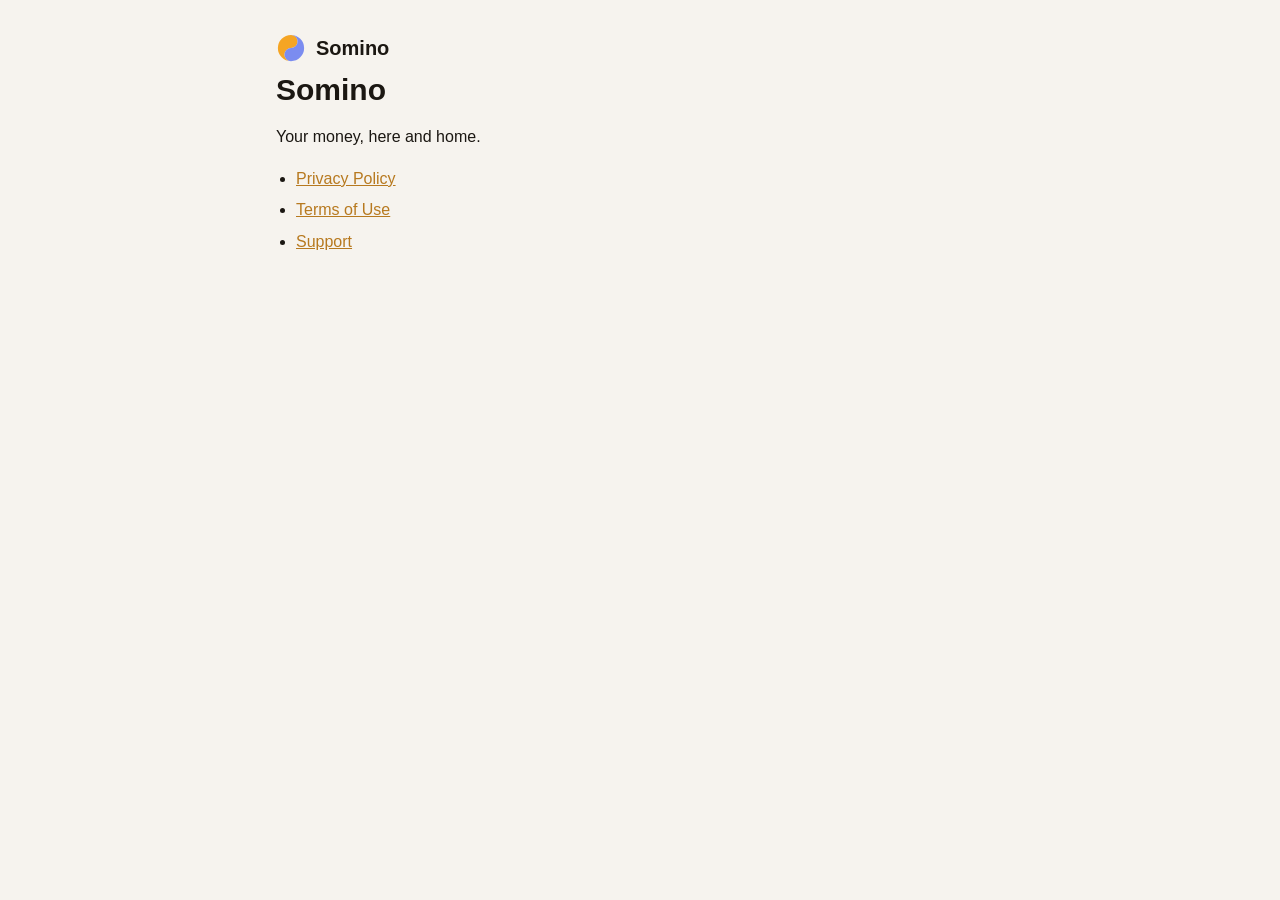
<file: index.html>
<!doctype html>
<html lang="en"><head><meta charset="utf-8"><meta name="viewport" content="width=device-width, initial-scale=1"><title>Somino</title><link rel="stylesheet" href="style.css"></head>
<body><main><div class="brand"><svg viewBox="0 0 64 64" aria-hidden="true"><path d="M32 4a28 28 0 1 0 0 56 14 14 0 0 1 0-28 14 14 0 0 0 0-28z" fill="#F5A524"/><path d="M32 4a14 14 0 0 1 0 28 14 14 0 0 0 0 28A28 28 0 0 0 32 4z" fill="#7B8CF0"/></svg>Somino</div>
<h1>Somino</h1><p>Your money, here and home.</p>
<ul><li><a href="privacy/">Privacy Policy</a></li><li><a href="terms/">Terms of Use</a></li><li><a href="support/">Support</a></li></ul>
</main></body></html>
</file>
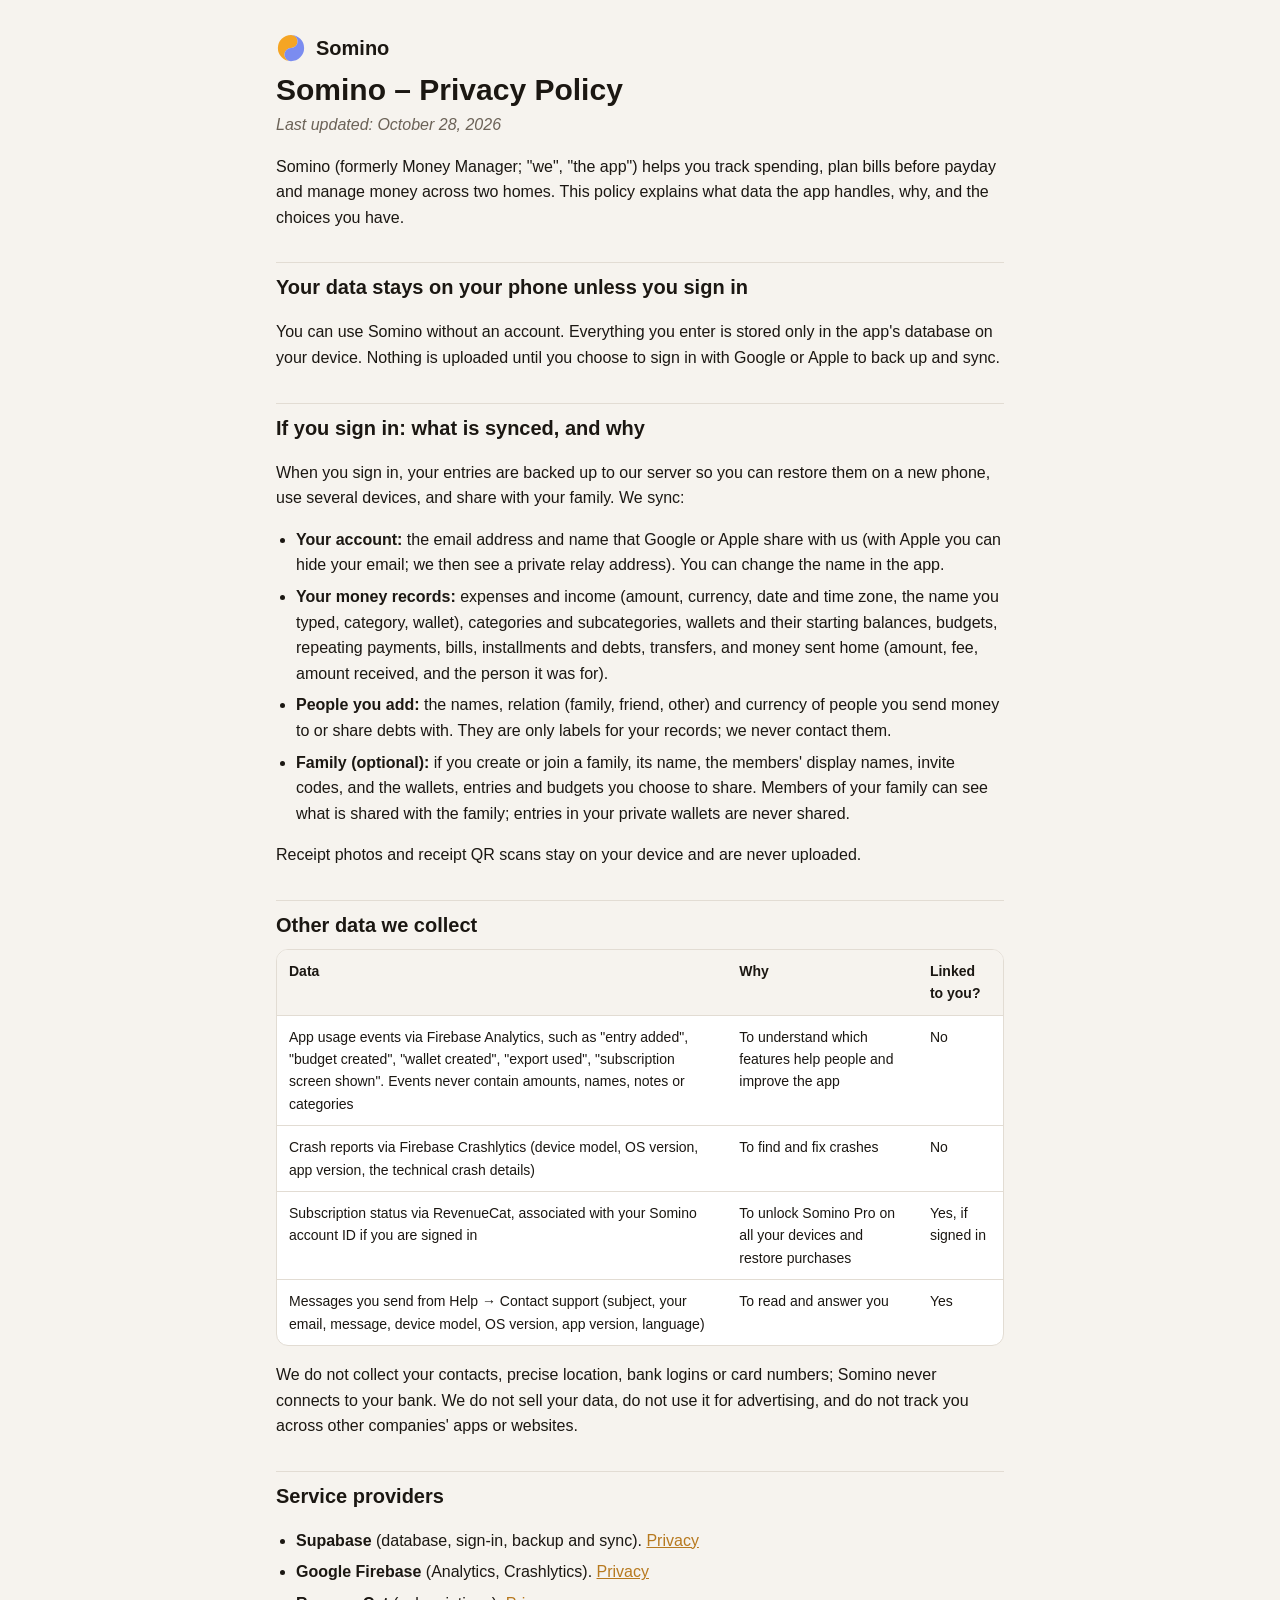
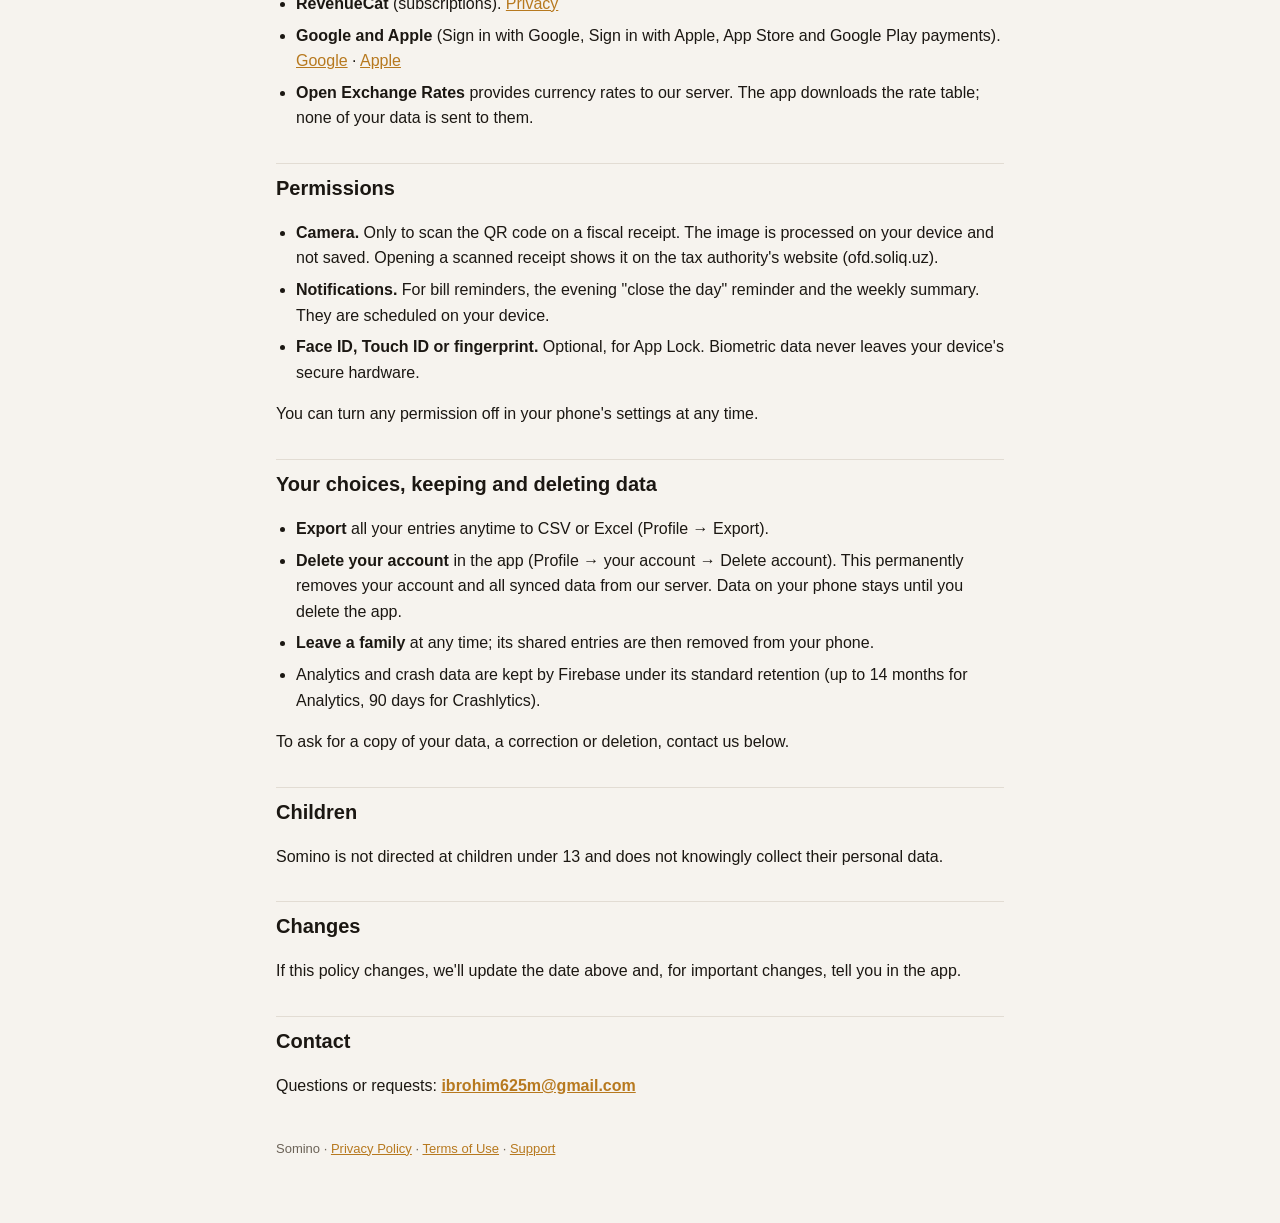
<file: privacy/index.html>
<!doctype html>
<html lang="en">
<head>
<meta charset="utf-8">
<meta name="viewport" content="width=device-width, initial-scale=1">
<title>Somino Privacy Policy</title>
<meta name="description" content="How Somino handles your money data: on your phone first, synced only if you sign in, never sold.">
<link rel="stylesheet" href="../style.css">
</head>
<body>
<main>
<div class="brand"><svg viewBox="0 0 64 64" aria-hidden="true"><path d="M32 4a28 28 0 1 0 0 56 14 14 0 0 1 0-28 14 14 0 0 0 0-28z" fill="#F5A524"/><path d="M32 4a14 14 0 0 1 0 28 14 14 0 0 0 0 28A28 28 0 0 0 32 4z" fill="#7B8CF0"/></svg>Somino</div>
<h1>Somino – Privacy Policy</h1>
<p class="updated"><em>Last updated: October 28, 2026</em></p>
<p>Somino (formerly Money Manager; "we", "the app") helps you track spending, plan bills before payday and manage money across two homes. This policy explains what data the app handles, why, and the choices you have.</p>

<h2>Your data stays on your phone unless you sign in</h2>
<p>You can use Somino without an account. Everything you enter is stored only in the app's database on your device. Nothing is uploaded until you choose to sign in with Google or Apple to back up and sync.</p>

<h2>If you sign in: what is synced, and why</h2>
<p>When you sign in, your entries are backed up to our server so you can restore them on a new phone, use several devices, and share with your family. We sync:</p>
<ul>
<li><strong>Your account:</strong> the email address and name that Google or Apple share with us (with Apple you can hide your email; we then see a private relay address). You can change the name in the app.</li>
<li><strong>Your money records:</strong> expenses and income (amount, currency, date and time zone, the name you typed, category, wallet), categories and subcategories, wallets and their starting balances, budgets, repeating payments, bills, installments and debts, transfers, and money sent home (amount, fee, amount received, and the person it was for).</li>
<li><strong>People you add:</strong> the names, relation (family, friend, other) and currency of people you send money to or share debts with. They are only labels for your records; we never contact them.</li>
<li><strong>Family (optional):</strong> if you create or join a family, its name, the members' display names, invite codes, and the wallets, entries and budgets you choose to share. Members of your family can see what is shared with the family; entries in your private wallets are never shared.</li>
</ul>
<p>Receipt photos and receipt QR scans stay on your device and are never uploaded.</p>

<h2>Other data we collect</h2>
<div class="table"><table><thead><tr><th>Data</th><th>Why</th><th>Linked to you?</th></tr></thead><tbody>
<tr><td>App usage events via Firebase Analytics, such as "entry added", "budget created", "wallet created", "export used", "subscription screen shown". Events never contain amounts, names, notes or categories</td><td>To understand which features help people and improve the app</td><td>No</td></tr>
<tr><td>Crash reports via Firebase Crashlytics (device model, OS version, app version, the technical crash details)</td><td>To find and fix crashes</td><td>No</td></tr>
<tr><td>Subscription status via RevenueCat, associated with your Somino account ID if you are signed in</td><td>To unlock Somino Pro on all your devices and restore purchases</td><td>Yes, if signed in</td></tr>
<tr><td>Messages you send from Help → Contact support (subject, your email, message, device model, OS version, app version, language)</td><td>To read and answer you</td><td>Yes</td></tr>
</tbody></table></div>
<p>We do not collect your contacts, precise location, bank logins or card numbers; Somino never connects to your bank. We do not sell your data, do not use it for advertising, and do not track you across other companies' apps or websites.</p>

<h2>Service providers</h2>
<ul>
<li><strong>Supabase</strong> (database, sign-in, backup and sync). <a href="https://supabase.com/privacy" rel="noopener">Privacy</a></li>
<li><strong>Google Firebase</strong> (Analytics, Crashlytics). <a href="https://firebase.google.com/support/privacy" rel="noopener">Privacy</a></li>
<li><strong>RevenueCat</strong> (subscriptions). <a href="https://www.revenuecat.com/privacy" rel="noopener">Privacy</a></li>
<li><strong>Google and Apple</strong> (Sign in with Google, Sign in with Apple, App Store and Google Play payments). <a href="https://policies.google.com/privacy" rel="noopener">Google</a> · <a href="https://www.apple.com/legal/privacy/" rel="noopener">Apple</a></li>
<li><strong>Open Exchange Rates</strong> provides currency rates to our server. The app downloads the rate table; none of your data is sent to them.</li>
</ul>

<h2>Permissions</h2>
<ul>
<li><strong>Camera.</strong> Only to scan the QR code on a fiscal receipt. The image is processed on your device and not saved. Opening a scanned receipt shows it on the tax authority's website (ofd.soliq.uz).</li>
<li><strong>Notifications.</strong> For bill reminders, the evening "close the day" reminder and the weekly summary. They are scheduled on your device.</li>
<li><strong>Face ID, Touch ID or fingerprint.</strong> Optional, for App Lock. Biometric data never leaves your device's secure hardware.</li>
</ul>
<p>You can turn any permission off in your phone's settings at any time.</p>

<h2>Your choices, keeping and deleting data</h2>
<ul>
<li><strong>Export</strong> all your entries anytime to CSV or Excel (Profile → Export).</li>
<li><strong>Delete your account</strong> in the app (Profile → your account → Delete account). This permanently removes your account and all synced data from our server. Data on your phone stays until you delete the app.</li>
<li><strong>Leave a family</strong> at any time; its shared entries are then removed from your phone.</li>
<li>Analytics and crash data are kept by Firebase under its standard retention (up to 14 months for Analytics, 90 days for Crashlytics).</li>
</ul>
<p>To ask for a copy of your data, a correction or deletion, contact us below.</p>

<h2>Children</h2>
<p>Somino is not directed at children under 13 and does not knowingly collect their personal data.</p>

<h2>Changes</h2>
<p>If this policy changes, we'll update the date above and, for important changes, tell you in the app.</p>

<h2>Contact</h2>
<p>Questions or requests: <strong><a href="mailto:ibrohim625m@gmail.com?subject=Somino%20privacy">ibrohim625m@gmail.com</a></strong></p>
<footer>Somino · <a href="../privacy/">Privacy Policy</a> · <a href="../terms/">Terms of Use</a> · <a href="../support/">Support</a></footer>
</main>
</body>
</html>
</file>
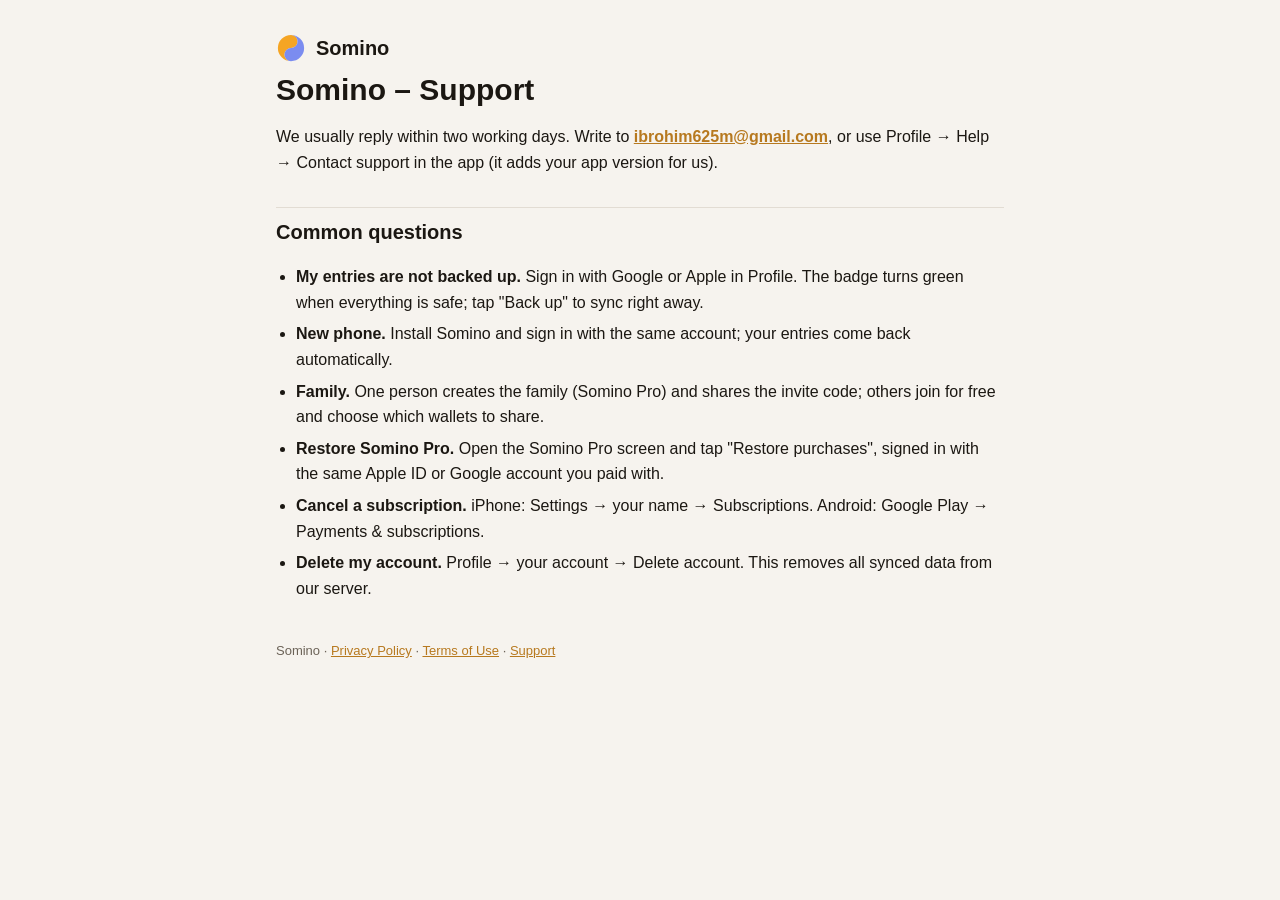
<file: support/index.html>
<!doctype html>
<html lang="en">
<head>
<meta charset="utf-8">
<meta name="viewport" content="width=device-width, initial-scale=1">
<title>Somino Support</title>
<meta name="description" content="Help with Somino: backup, family, subscriptions and contact.">
<link rel="stylesheet" href="../style.css">
</head>
<body>
<main>
<div class="brand"><svg viewBox="0 0 64 64" aria-hidden="true"><path d="M32 4a28 28 0 1 0 0 56 14 14 0 0 1 0-28 14 14 0 0 0 0-28z" fill="#F5A524"/><path d="M32 4a14 14 0 0 1 0 28 14 14 0 0 0 0 28A28 28 0 0 0 32 4z" fill="#7B8CF0"/></svg>Somino</div>
<h1>Somino – Support</h1>
<p>We usually reply within two working days. Write to <strong><a href="mailto:ibrohim625m@gmail.com?subject=Somino%20support">ibrohim625m@gmail.com</a></strong>, or use Profile → Help → Contact support in the app (it adds your app version for us).</p>
<h2>Common questions</h2>
<ul>
<li><strong>My entries are not backed up.</strong> Sign in with Google or Apple in Profile. The badge turns green when everything is safe; tap "Back up" to sync right away.</li>
<li><strong>New phone.</strong> Install Somino and sign in with the same account; your entries come back automatically.</li>
<li><strong>Family.</strong> One person creates the family (Somino Pro) and shares the invite code; others join for free and choose which wallets to share.</li>
<li><strong>Restore Somino Pro.</strong> Open the Somino Pro screen and tap "Restore purchases", signed in with the same Apple ID or Google account you paid with.</li>
<li><strong>Cancel a subscription.</strong> iPhone: Settings → your name → Subscriptions. Android: Google Play → Payments &amp; subscriptions.</li>
<li><strong>Delete my account.</strong> Profile → your account → Delete account. This removes all synced data from our server.</li>
</ul>
<footer>Somino · <a href="../privacy/">Privacy Policy</a> · <a href="../terms/">Terms of Use</a> · <a href="../support/">Support</a></footer>
</main>
</body>
</html>
</file>
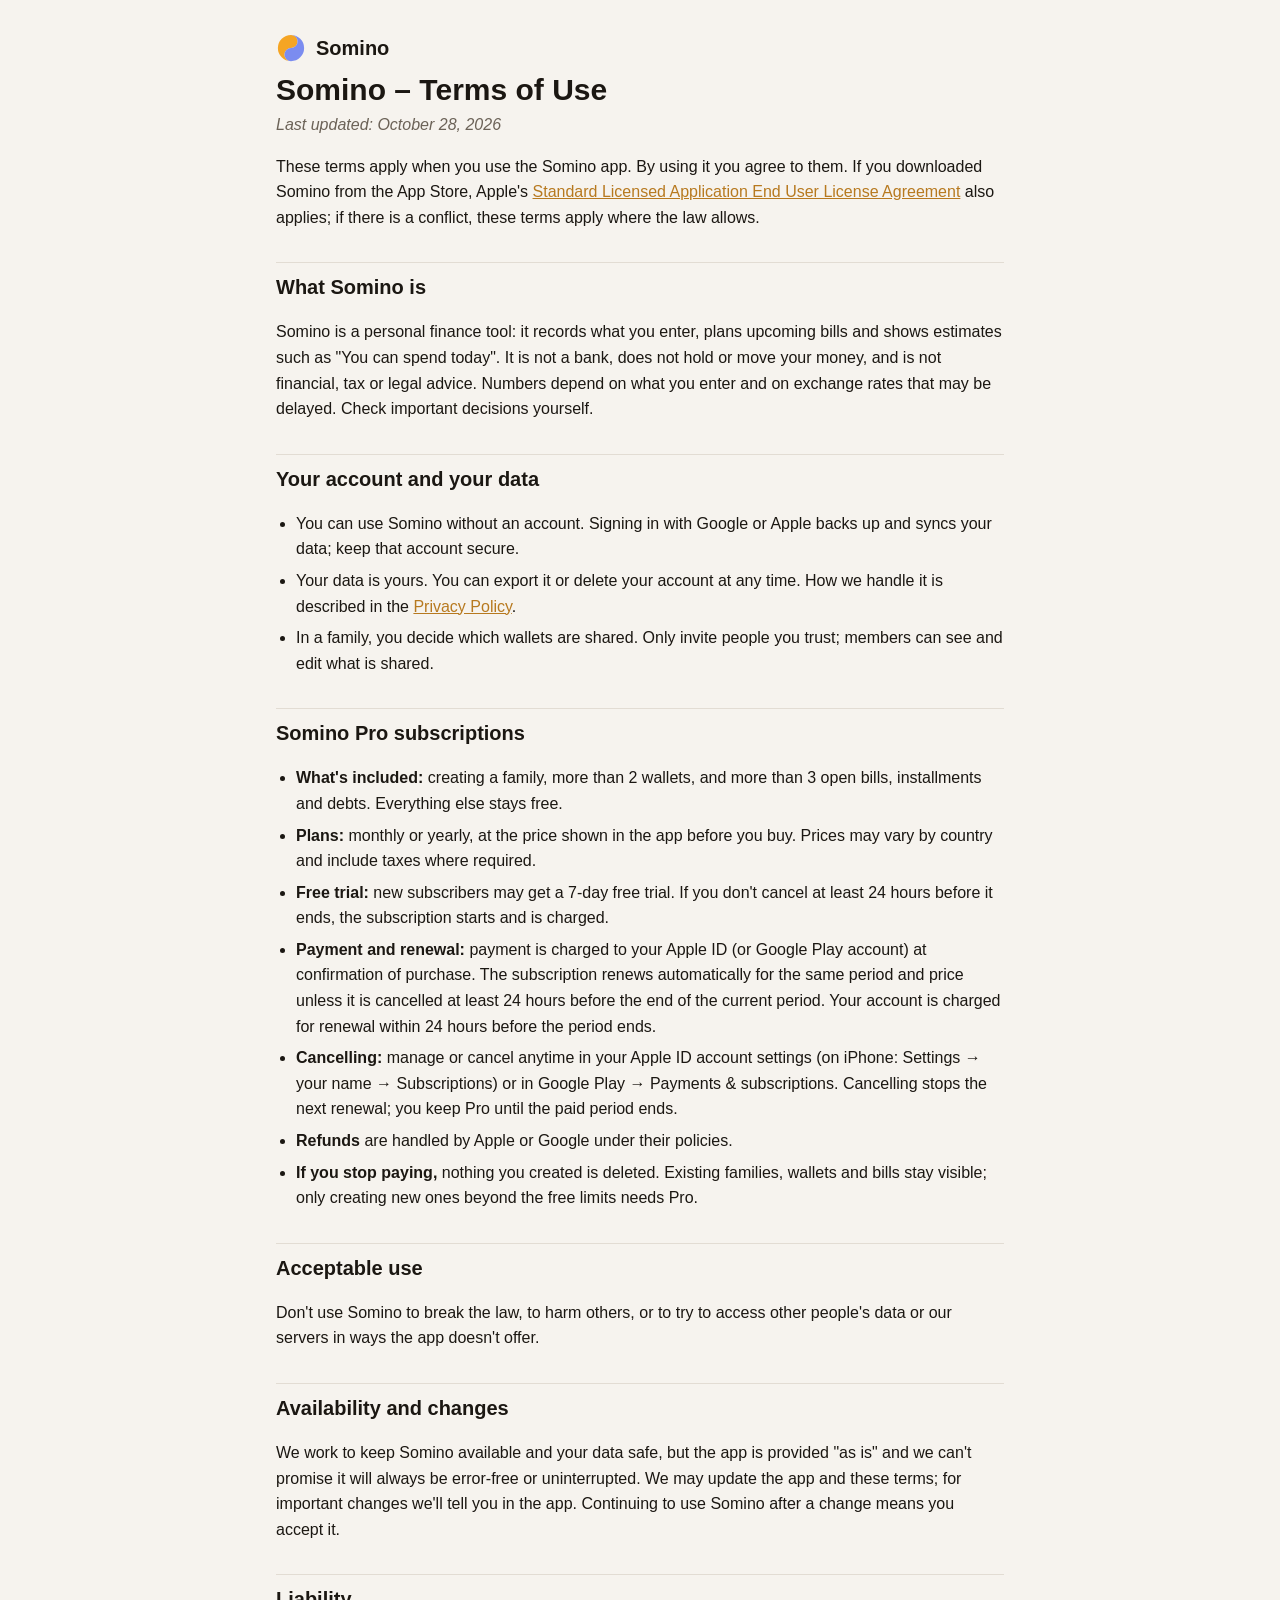
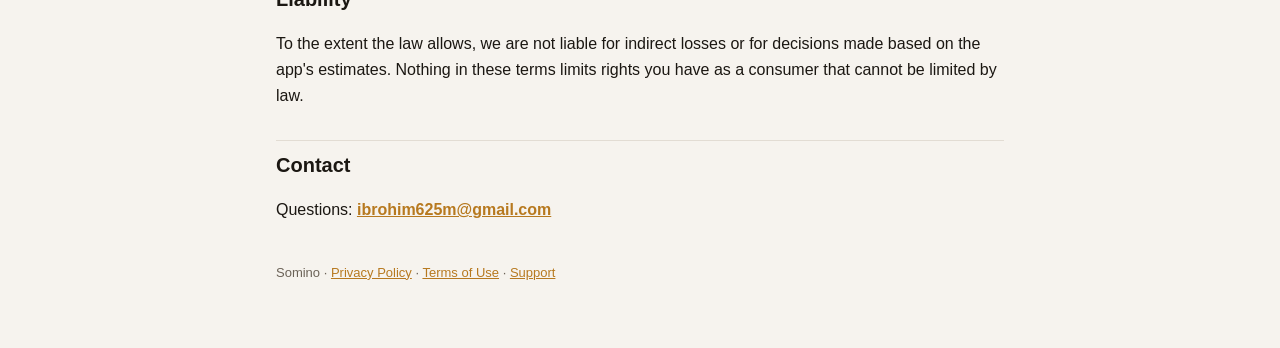
<file: terms/index.html>
<!doctype html>
<html lang="en">
<head>
<meta charset="utf-8">
<meta name="viewport" content="width=device-width, initial-scale=1">
<title>Somino Terms of Use</title>
<meta name="description" content="The terms for using Somino and Somino Pro subscriptions.">
<link rel="stylesheet" href="../style.css">
</head>
<body>
<main>
<div class="brand"><svg viewBox="0 0 64 64" aria-hidden="true"><path d="M32 4a28 28 0 1 0 0 56 14 14 0 0 1 0-28 14 14 0 0 0 0-28z" fill="#F5A524"/><path d="M32 4a14 14 0 0 1 0 28 14 14 0 0 0 0 28A28 28 0 0 0 32 4z" fill="#7B8CF0"/></svg>Somino</div>
<h1>Somino – Terms of Use</h1>
<p class="updated"><em>Last updated: October 28, 2026</em></p>
<p>These terms apply when you use the Somino app. By using it you agree to them. If you downloaded Somino from the App Store, Apple's <a href="https://www.apple.com/legal/internet-services/itunes/dev/stdeula/" rel="noopener">Standard Licensed Application End User License Agreement</a> also applies; if there is a conflict, these terms apply where the law allows.</p>

<h2>What Somino is</h2>
<p>Somino is a personal finance tool: it records what you enter, plans upcoming bills and shows estimates such as "You can spend today". It is not a bank, does not hold or move your money, and is not financial, tax or legal advice. Numbers depend on what you enter and on exchange rates that may be delayed. Check important decisions yourself.</p>

<h2>Your account and your data</h2>
<ul>
<li>You can use Somino without an account. Signing in with Google or Apple backs up and syncs your data; keep that account secure.</li>
<li>Your data is yours. You can export it or delete your account at any time. How we handle it is described in the <a href="../privacy/">Privacy Policy</a>.</li>
<li>In a family, you decide which wallets are shared. Only invite people you trust; members can see and edit what is shared.</li>
</ul>

<h2>Somino Pro subscriptions</h2>
<ul>
<li><strong>What's included:</strong> creating a family, more than 2 wallets, and more than 3 open bills, installments and debts. Everything else stays free.</li>
<li><strong>Plans:</strong> monthly or yearly, at the price shown in the app before you buy. Prices may vary by country and include taxes where required.</li>
<li><strong>Free trial:</strong> new subscribers may get a 7-day free trial. If you don't cancel at least 24 hours before it ends, the subscription starts and is charged.</li>
<li><strong>Payment and renewal:</strong> payment is charged to your Apple ID (or Google Play account) at confirmation of purchase. The subscription renews automatically for the same period and price unless it is cancelled at least 24 hours before the end of the current period. Your account is charged for renewal within 24 hours before the period ends.</li>
<li><strong>Cancelling:</strong> manage or cancel anytime in your Apple ID account settings (on iPhone: Settings → your name → Subscriptions) or in Google Play → Payments & subscriptions. Cancelling stops the next renewal; you keep Pro until the paid period ends.</li>
<li><strong>Refunds</strong> are handled by Apple or Google under their policies.</li>
<li><strong>If you stop paying,</strong> nothing you created is deleted. Existing families, wallets and bills stay visible; only creating new ones beyond the free limits needs Pro.</li>
</ul>

<h2>Acceptable use</h2>
<p>Don't use Somino to break the law, to harm others, or to try to access other people's data or our servers in ways the app doesn't offer.</p>

<h2>Availability and changes</h2>
<p>We work to keep Somino available and your data safe, but the app is provided "as is" and we can't promise it will always be error-free or uninterrupted. We may update the app and these terms; for important changes we'll tell you in the app. Continuing to use Somino after a change means you accept it.</p>

<h2>Liability</h2>
<p>To the extent the law allows, we are not liable for indirect losses or for decisions made based on the app's estimates. Nothing in these terms limits rights you have as a consumer that cannot be limited by law.</p>

<h2>Contact</h2>
<p>Questions: <strong><a href="mailto:ibrohim625m@gmail.com?subject=Somino%20terms">ibrohim625m@gmail.com</a></strong></p>
<footer>Somino · <a href="../privacy/">Privacy Policy</a> · <a href="../terms/">Terms of Use</a> · <a href="../support/">Support</a></footer>
</main>
</body>
</html>
</file>
<file: style.css>
:root { --bg:#F6F3EE; --fg:#1B1712; --muted:#6B6257; --accent:#B7791F; --card:#ffffff; --line:#E2DCD3; }
@media (prefers-color-scheme: dark) { :root { --bg:#16130F; --fg:#F7F1E8; --muted:#B5AA9B; --accent:#F5A524; --card:#211C16; --line:#3A322A; } }
* { box-sizing:border-box; }
body { margin:0; background:var(--bg); color:var(--fg); font:16px/1.6 -apple-system, BlinkMacSystemFont, "Segoe UI", Roboto, sans-serif; }
main { max-width:760px; margin:0 auto; padding:32px 16px 64px; }
.brand { display:flex; align-items:center; gap:10px; font-weight:800; font-size:20px; margin-bottom:8px; }
.brand svg { width:30px; height:30px; }
h1 { font-size:30px; line-height:1.2; margin:8px 0 4px; }
h2 { font-size:20px; margin:32px 0 8px; padding-top:8px; border-top:1px solid var(--line); }
p.updated { color:var(--muted); margin-top:0; }
a { color:var(--accent); }
ul { padding-left:20px; } li { margin:6px 0; }
.table { overflow-x:auto; border:1px solid var(--line); border-radius:12px; background:var(--card); }
table { border-collapse:collapse; width:100%; font-size:14px; }
th, td { text-align:left; vertical-align:top; padding:10px 12px; border-bottom:1px solid var(--line); }
th { background:var(--bg); }
tr:last-child td { border-bottom:none; }
footer { margin-top:40px; color:var(--muted); font-size:13px; }
</file>
